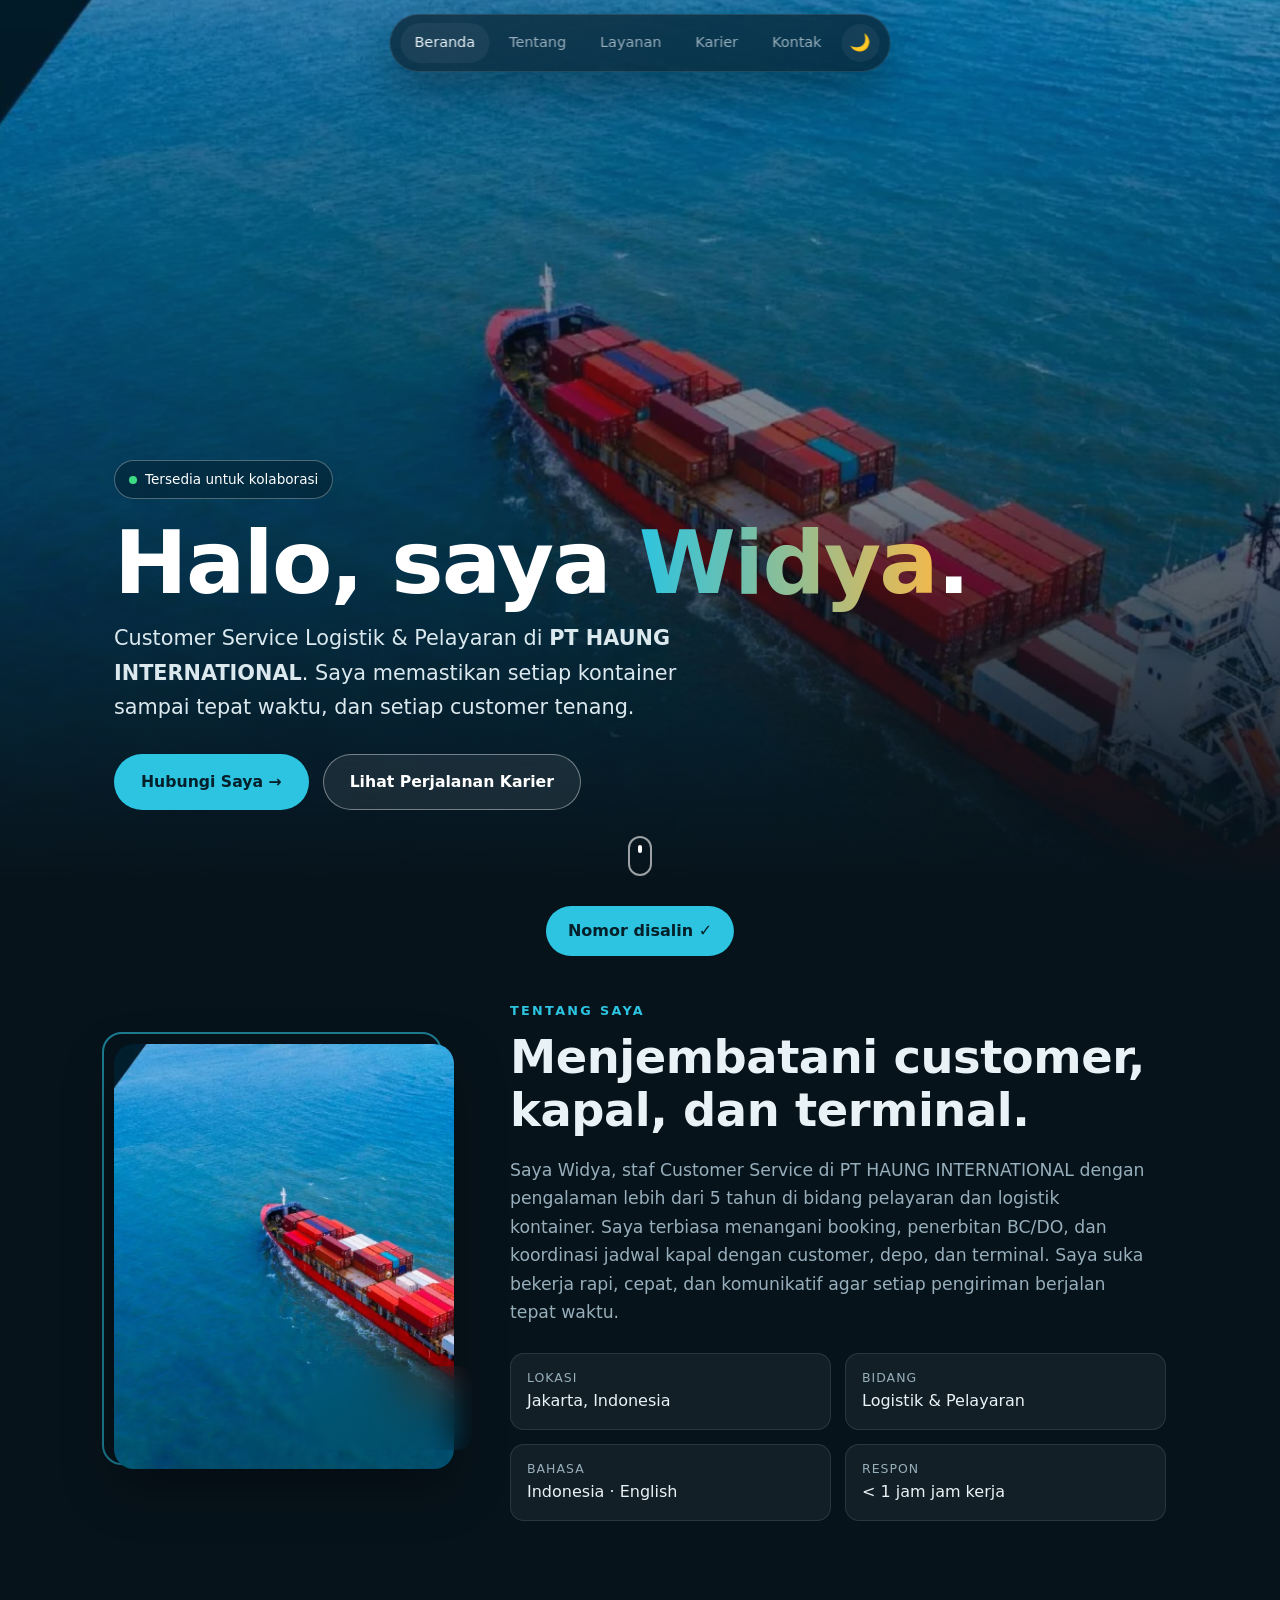
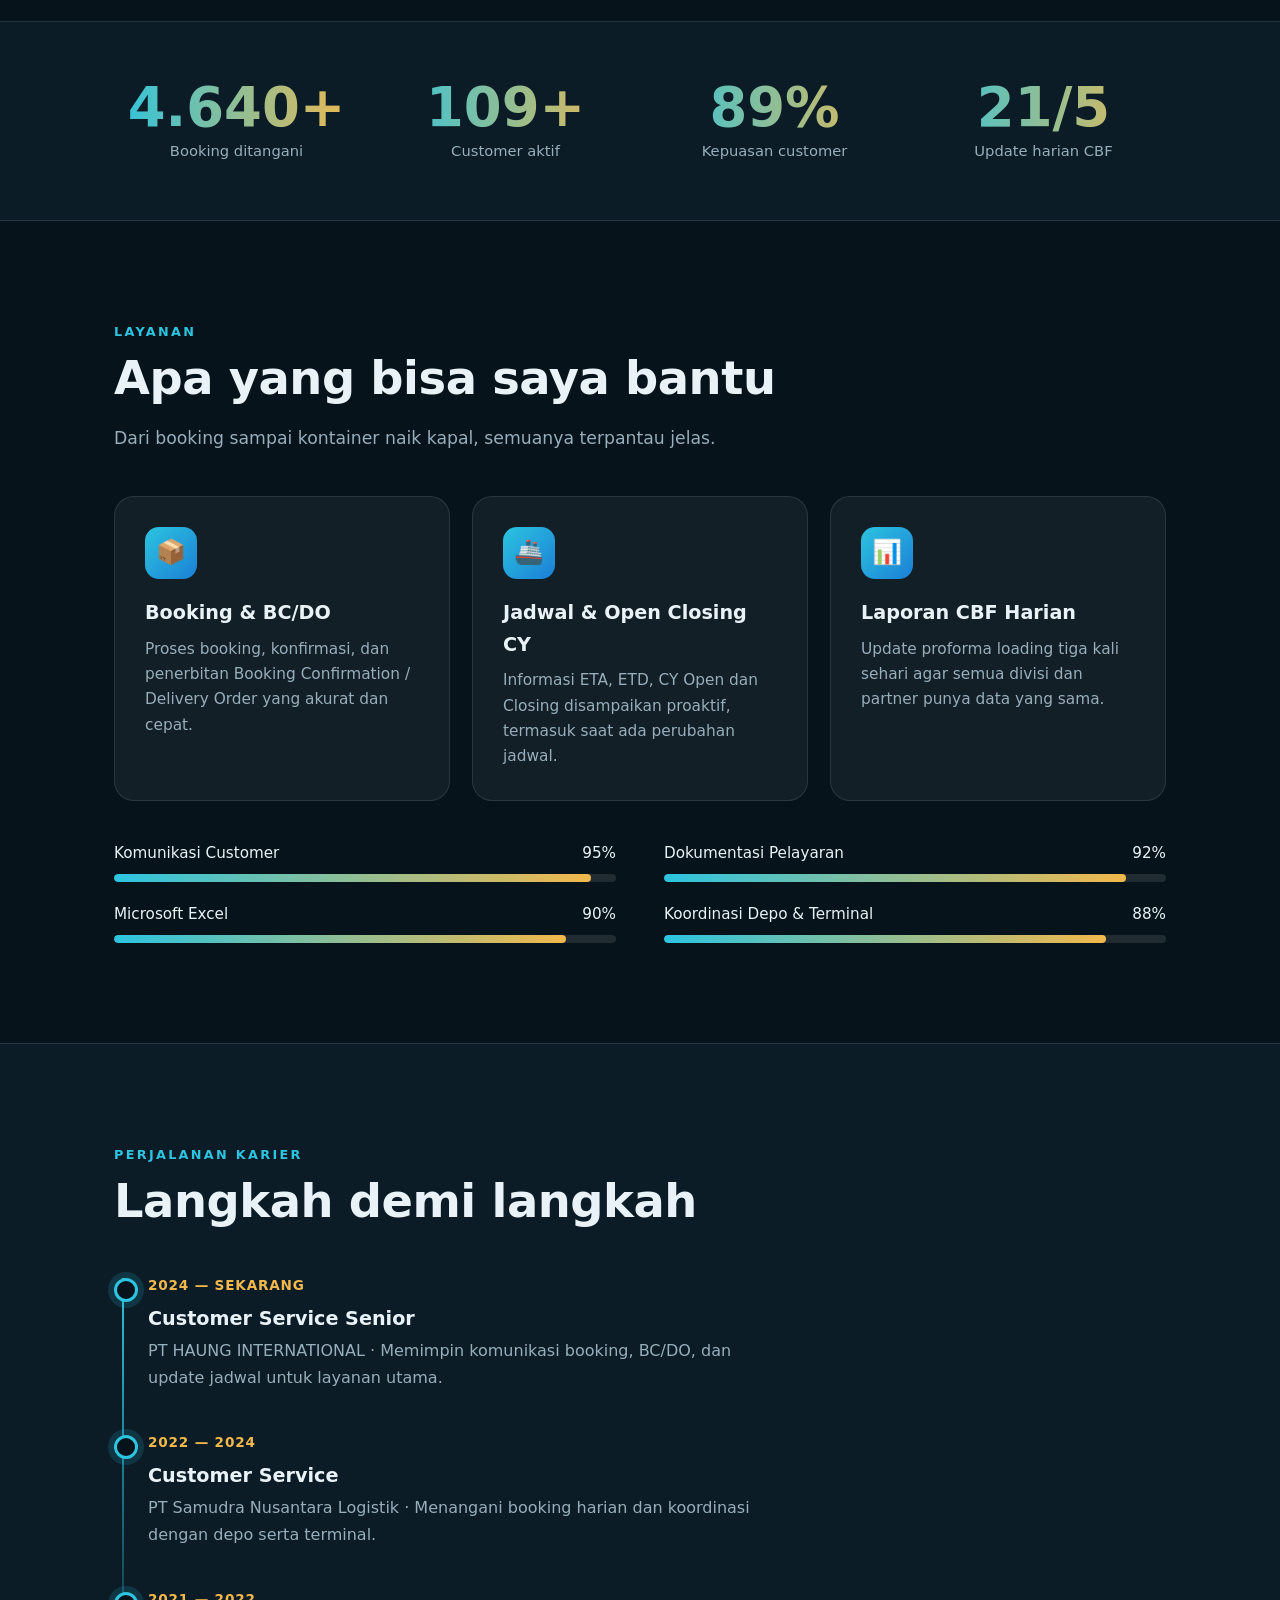
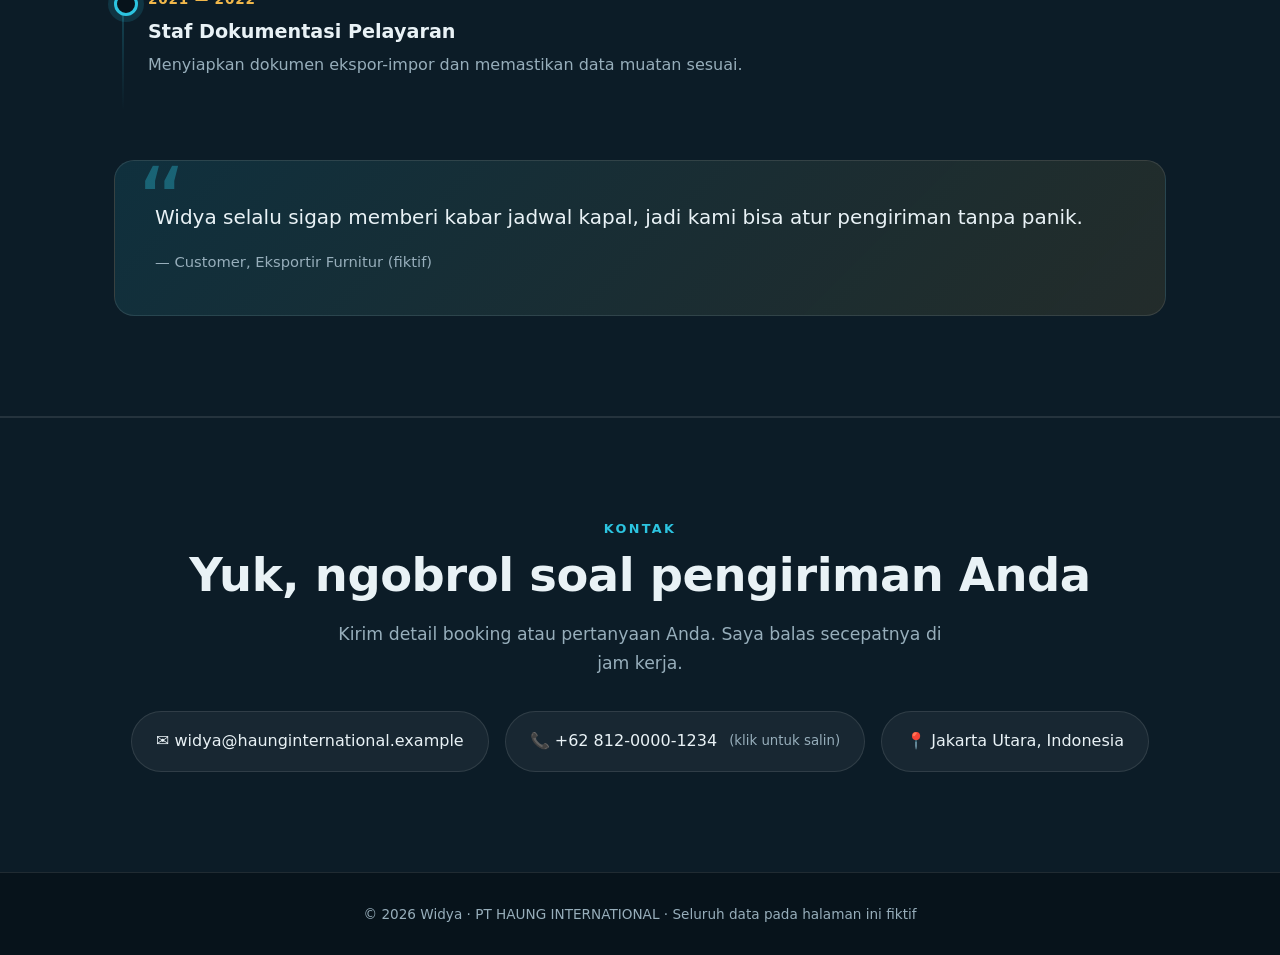
<file: index.html>
<!DOCTYPE html>
<html lang="id" data-theme="dark">
<head>
<meta charset="UTF-8">
<meta name="viewport" content="width=device-width, initial-scale=1">
<title>Widya — Customer Service | PT HAUNG INTERNATIONAL</title>
<meta name="description" content="Profil Widya, Customer Service Logistik &amp; Pelayaran di PT HAUNG INTERNATIONAL.">
<link rel="icon" type="image/svg+xml" href="assets/favicon.svg">
<meta property="og:type" content="website">
<meta property="og:title" content="Widya — Customer Service | PT HAUNG INTERNATIONAL">
<meta property="og:description" content="Profil Widya, Customer Service Logistik &amp; Pelayaran.">
<meta property="og:image" content="assets/foto.webp">
<meta name="theme-color" content="#07131b">
<link rel="stylesheet" href="css/style.css">
</head>
<body>
<div class="progress" id="progress"></div>

<nav aria-label="Navigasi utama">
  <a class="link active" href="#home">Beranda</a>
  <a class="link" href="#tentang">Tentang</a>
  <a class="link hide-s" href="#layanan">Layanan</a>
  <a class="link hide-s" href="#perjalanan">Karier</a>
  <a class="link" href="#kontak">Kontak</a>
  <button class="toggle" id="theme" aria-label="Ganti mode terang/gelap">🌙</button>
</nav>

<header class="hero" id="home">
  <div class="hero-bg" id="heroBg" role="img" aria-label="Kapal kontainer merah berlayar di laut biru"></div>
  <div class="hero-in"><div class="wrap">
    <span class="badge"><i class="dot"></i> Tersedia untuk kolaborasi</span>
    <h1>Halo, saya <span>Widya</span>.</h1>
    <p class="sub">Customer Service Logistik &amp; Pelayaran di <b>PT HAUNG INTERNATIONAL</b>. Saya memastikan setiap kontainer sampai tepat waktu, dan setiap customer tenang.</p>
    <div class="cta">
      <a class="btn primary" href="#kontak">Hubungi Saya →</a>
      <a class="btn ghost" href="#perjalanan">Lihat Perjalanan Karier</a>
    </div>
  </div></div>
  <div class="scroll" aria-hidden="true"></div>
</header>

<main>
<section id="tentang"><div class="wrap about">
  <div class="photo reveal">
    <img src="assets/foto.webp" alt="Foto Widya">
    <div class="chip-float"><b>5+ tahun</b>di dunia pelayaran</div>
  </div>
  <div class="reveal">
    <div class="eyebrow">Tentang Saya</div>
    <h2>Menjembatani customer, kapal, dan terminal.</h2>
    <p class="lead">Saya Widya, staf Customer Service di PT HAUNG INTERNATIONAL dengan pengalaman lebih dari 5 tahun di bidang pelayaran dan logistik kontainer. Saya terbiasa menangani booking, penerbitan BC/DO, dan koordinasi jadwal kapal dengan customer, depo, dan terminal. Saya suka bekerja rapi, cepat, dan komunikatif agar setiap pengiriman berjalan tepat waktu.</p>
    <div class="facts">
      <div class="fact"><small>Lokasi</small>Jakarta, Indonesia</div>
      <div class="fact"><small>Bidang</small>Logistik &amp; Pelayaran</div>
      <div class="fact"><small>Bahasa</small>Indonesia · English</div>
      <div class="fact"><small>Respon</small>&lt; 1 jam jam kerja</div>
    </div>
  </div>
</div></section>

<div class="stats"><div class="wrap stat-grid">
  <div class="stat reveal"><b data-count="5000" data-suffix="+">0</b><span>Booking ditangani</span></div>
  <div class="stat reveal"><b data-count="120" data-suffix="+">0</b><span>Customer aktif</span></div>
  <div class="stat reveal"><b data-count="98" data-suffix="%">0</b><span>Kepuasan customer</span></div>
  <div class="stat reveal"><b data-count="24" data-suffix="/5">0</b><span>Update harian CBF</span></div>
</div></div>

<section id="layanan"><div class="wrap">
  <div class="reveal"><div class="eyebrow">Layanan</div>
  <h2>Apa yang bisa saya bantu</h2>
  <p class="lead">Dari booking sampai kontainer naik kapal, semuanya terpantau jelas.</p></div>
  <div class="grid3">
    <article class="card reveal"><div class="ico">📦</div><h3>Booking &amp; BC/DO</h3><p>Proses booking, konfirmasi, dan penerbitan Booking Confirmation / Delivery Order yang akurat dan cepat.</p></article>
    <article class="card reveal"><div class="ico">🚢</div><h3>Jadwal &amp; Open Closing CY</h3><p>Informasi ETA, ETD, CY Open dan Closing disampaikan proaktif, termasuk saat ada perubahan jadwal.</p></article>
    <article class="card reveal"><div class="ico">📊</div><h3>Laporan CBF Harian</h3><p>Update proforma loading tiga kali sehari agar semua divisi dan partner punya data yang sama.</p></article>
  </div>
  <div class="skills reveal" id="skills">
    <div><div class="skill-top"><span>Komunikasi Customer</span><span>95%</span></div><div class="bar"><i data-w="95"></i></div></div>
    <div><div class="skill-top"><span>Dokumentasi Pelayaran</span><span>92%</span></div><div class="bar"><i data-w="92"></i></div></div>
    <div><div class="skill-top"><span>Microsoft Excel</span><span>90%</span></div><div class="bar"><i data-w="90"></i></div></div>
    <div><div class="skill-top"><span>Koordinasi Depo &amp; Terminal</span><span>88%</span></div><div class="bar"><i data-w="88"></i></div></div>
  </div>
</div></section>

<section id="perjalanan" style="background:var(--bg2);border-block:1px solid var(--line)"><div class="wrap">
  <div class="reveal"><div class="eyebrow">Perjalanan Karier</div><h2>Langkah demi langkah</h2></div>
  <div class="timeline">
    <div class="t-item reveal"><time>2024 — SEKARANG</time><h3>Customer Service Senior</h3><p>PT HAUNG INTERNATIONAL · Memimpin komunikasi booking, BC/DO, dan update jadwal untuk layanan utama.</p></div>
    <div class="t-item reveal"><time>2022 — 2024</time><h3>Customer Service</h3><p>PT Samudra Nusantara Logistik · Menangani booking harian dan koordinasi dengan depo serta terminal.</p></div>
    <div class="t-item reveal"><time>2021 — 2022</time><h3>Staf Dokumentasi Pelayaran</h3><p>Menyiapkan dokumen ekspor-impor dan memastikan data muatan sesuai.</p></div>
  </div>
  <blockquote class="quote reveal">Widya selalu sigap memberi kabar jadwal kapal, jadi kami bisa atur pengiriman tanpa panik.
    <footer>— Customer, Eksportir Furnitur (fiktif)</footer></blockquote>
</div></section>

<section class="contact" id="kontak"><div class="wrap reveal">
  <div class="eyebrow">Kontak</div>
  <h2>Yuk, ngobrol soal pengiriman Anda</h2>
  <p class="lead">Kirim detail booking atau pertanyaan Anda. Saya balas secepatnya di jam kerja.</p>
  <div class="contact-cards">
    <a class="c-card" href="mailto:widya@haunginternational.example">✉️ widya@haunginternational.example</a>
    <button class="c-card" id="copyTel" data-copy="+62 812-0000-1234" style="font:inherit;color:inherit;cursor:pointer">📞 +62 812-0000-1234 <small style="color:var(--muted)">(klik untuk salin)</small></button>
    <span class="c-card">📍 Jakarta Utara, Indonesia</span>
  </div>
</div></section>
</main>
<div class="mini">© 2026 Widya · PT HAUNG INTERNATIONAL · Seluruh data pada halaman ini fiktif</div>
<div class="toast" id="toast">Nomor disalin ✓</div>

<script src="js/main.js" defer></script>
</body>
</html>
</file>
<file: css/style.css>
:root{
  --bg:#07131b; --bg2:#0c1c27; --card:rgba(255,255,255,.05); --line:rgba(255,255,255,.1);
  --text:#e9f2f6; --muted:#97aebb; --accent:#2cc4e0; --accent2:#f2b84b; --glass:rgba(7,19,27,.6);
  --shadow:0 20px 50px rgba(0,0,0,.35); --r:20px;
}
[data-theme="light"]{
  --bg:#f5f9fb; --bg2:#ffffff; --card:#ffffff; --line:rgba(11,31,42,.1);
  --text:#0b1f2a; --muted:#53697a; --accent:#0b86a3; --accent2:#c98a12; --glass:rgba(255,255,255,.7);
  --shadow:0 20px 50px rgba(11,31,42,.12);
}
*{box-sizing:border-box;margin:0;padding:0}
html{scroll-behavior:smooth;scroll-padding-top:80px}
body{font-family:"Segoe UI",Inter,system-ui,sans-serif;background:var(--bg);color:var(--text);line-height:1.65;transition:background .4s,color .4s;overflow-x:hidden}
a{color:inherit;text-decoration:none}
:focus-visible{outline:3px solid var(--accent2);outline-offset:3px;border-radius:6px}
.wrap{max-width:1100px;margin:0 auto;padding:0 24px}
.progress{position:fixed;top:0;left:0;height:3px;width:0;background:linear-gradient(90deg,var(--accent),var(--accent2));z-index:100}

/* NAV */
nav{position:fixed;top:14px;left:50%;transform:translateX(-50%);z-index:50;display:flex;align-items:center;gap:6px;padding:8px 10px;background:var(--glass);backdrop-filter:blur(16px);-webkit-backdrop-filter:blur(16px);border:1px solid var(--line);border-radius:999px;box-shadow:var(--shadow);max-width:calc(100% - 24px)}
nav a.link{padding:8px 14px;border-radius:999px;font-size:.9rem;color:var(--muted);transition:.25s;white-space:nowrap}
nav a.link:hover,nav a.link.active{color:var(--text);background:var(--card)}
.toggle{border:0;background:var(--card);color:var(--text);width:38px;height:38px;border-radius:50%;cursor:pointer;font-size:1.05rem;transition:.25s}
.toggle:hover{transform:rotate(20deg) scale(1.08)}

/* HERO */
.hero{position:relative;min-height:100vh;display:flex;align-items:flex-end;overflow:hidden}
.hero-bg{position:absolute;inset:-5%;background:url("../assets/foto.webp") center/cover no-repeat;transform:scale(1.08);will-change:transform;animation:drift 24s ease-in-out infinite alternate}
@keyframes drift{to{transform:scale(1.16) translate(-1.5%,1%)}}
.hero::after{content:"";position:absolute;inset:0;background:linear-gradient(to top,var(--bg) 2%,rgba(7,19,27,.55) 45%,rgba(7,19,27,.25))}
[data-theme="light"] .hero::after{background:linear-gradient(to top,var(--bg) 2%,rgba(11,31,42,.45) 45%,rgba(11,31,42,.2))}
.hero-in{position:relative;z-index:2;padding:0 24px 90px;width:100%}
.badge{display:inline-flex;align-items:center;gap:8px;padding:7px 14px;border:1px solid rgba(255,255,255,.3);border-radius:999px;font-size:.85rem;color:#fff;background:rgba(0,0,0,.25);backdrop-filter:blur(8px)}
.dot{width:8px;height:8px;border-radius:50%;background:#3ddc84;box-shadow:0 0 0 0 #3ddc84;animation:pulse 2s infinite}
@keyframes pulse{70%{box-shadow:0 0 0 10px transparent}100%{box-shadow:0 0 0 0 transparent}}
.hero h1{font-size:clamp(2.6rem,7vw,5.5rem);line-height:1.05;margin:18px 0 12px;color:#fff;letter-spacing:-.02em}
.hero h1 span{background:linear-gradient(90deg,var(--accent),var(--accent2));-webkit-background-clip:text;background-clip:text;color:transparent}
.hero p.sub{font-size:clamp(1.05rem,2vw,1.3rem);color:#dbe9ef;max-width:620px}
.cta{display:flex;flex-wrap:wrap;gap:14px;margin-top:30px}
.btn{display:inline-flex;align-items:center;gap:10px;padding:14px 26px;border-radius:999px;font-weight:600;font-size:.98rem;transition:.3s;border:1px solid transparent;cursor:pointer}
.btn.primary{background:var(--accent);color:#04202a}
.btn.primary:hover{transform:translateY(-3px);box-shadow:0 12px 30px rgba(44,196,224,.4)}
.btn.ghost{color:#fff;border-color:rgba(255,255,255,.4);background:rgba(255,255,255,.08);backdrop-filter:blur(8px)}
.btn.ghost:hover{background:rgba(255,255,255,.2);transform:translateY(-3px)}
.scroll{position:absolute;bottom:24px;left:50%;z-index:3;width:24px;height:40px;border:2px solid rgba(255,255,255,.6);border-radius:14px;transform:translateX(-50%)}
.scroll::after{content:"";position:absolute;top:7px;left:50%;width:4px;height:8px;margin-left:-2px;background:#fff;border-radius:2px;animation:wheel 1.8s infinite}
@keyframes wheel{to{transform:translateY(14px);opacity:0}}

/* SECTIONS */
section{padding:100px 0}
.eyebrow{color:var(--accent);font-weight:700;letter-spacing:.18em;font-size:.8rem;text-transform:uppercase}
h2{font-size:clamp(1.9rem,4vw,2.9rem);line-height:1.15;margin:10px 0 18px;letter-spacing:-.01em}
.lead{color:var(--muted);max-width:640px;font-size:1.08rem}
.reveal{opacity:0;transform:translateY(34px);transition:opacity .8s ease,transform .8s ease}
.reveal.in{opacity:1;transform:none}

/* ABOUT */
.about{display:grid;grid-template-columns:340px 1fr;gap:56px;align-items:center}
.photo{position:relative}
.photo img{width:100%;aspect-ratio:4/5;object-fit:cover;object-position:35% 50%;border-radius:var(--r);box-shadow:var(--shadow)}
.photo::before{content:"";position:absolute;inset:-12px 12px 12px -12px;border:2px solid var(--accent);border-radius:var(--r);z-index:-1;opacity:.6}
.chip-float{position:absolute;right:-18px;bottom:28px;background:var(--glass);backdrop-filter:blur(14px);border:1px solid var(--line);padding:12px 16px;border-radius:14px;box-shadow:var(--shadow);font-size:.88rem}
.chip-float b{display:block;color:var(--accent2);font-size:1.3rem}
.facts{display:grid;grid-template-columns:1fr 1fr;gap:14px;margin-top:26px}
.fact{padding:14px 16px;border:1px solid var(--line);border-radius:14px;background:var(--card)}
.fact small{color:var(--muted);display:block;font-size:.78rem;text-transform:uppercase;letter-spacing:.08em}

/* STATS */
.stats{background:var(--bg2);border-block:1px solid var(--line);padding:56px 0}
.stat-grid{display:grid;grid-template-columns:repeat(4,1fr);gap:24px;text-align:center}
.stat b{display:block;font-size:clamp(2.2rem,5vw,3.4rem);background:linear-gradient(90deg,var(--accent),var(--accent2));-webkit-background-clip:text;background-clip:text;color:transparent;line-height:1.1}
.stat span{color:var(--muted);font-size:.92rem}

/* SERVICES */
.grid3{display:grid;grid-template-columns:repeat(3,1fr);gap:22px;margin-top:44px}
.card{position:relative;padding:30px;border:1px solid var(--line);border-radius:var(--r);background:var(--card);transition:.35s;overflow:hidden}
.card::before{content:"";position:absolute;inset:0;background:radial-gradient(400px circle at var(--mx,50%) var(--my,0),rgba(44,196,224,.18),transparent 45%);opacity:0;transition:.3s}
.card:hover{transform:translateY(-6px);border-color:var(--accent);box-shadow:var(--shadow)}
.card:hover::before{opacity:1}
.ico{width:52px;height:52px;display:grid;place-items:center;border-radius:14px;background:linear-gradient(135deg,var(--accent),#1b7fd6);font-size:1.5rem;margin-bottom:18px;position:relative}
.card h3{font-size:1.2rem;margin-bottom:8px;position:relative}
.card p{color:var(--muted);font-size:.96rem;position:relative}

/* SKILLS */
.skills{margin-top:40px;display:grid;grid-template-columns:1fr 1fr;gap:20px 48px}
.skill-top{display:flex;justify-content:space-between;font-size:.95rem;margin-bottom:8px}
.bar{height:8px;border-radius:99px;background:var(--line);overflow:hidden}
.bar i{display:block;height:100%;width:0;border-radius:99px;background:linear-gradient(90deg,var(--accent),var(--accent2));transition:width 1.4s cubic-bezier(.2,.8,.2,1)}

/* TIMELINE */
.timeline{position:relative;margin-top:44px;padding-left:34px}
.timeline::before{content:"";position:absolute;left:8px;top:6px;bottom:6px;width:2px;background:linear-gradient(var(--accent),transparent)}
.t-item{position:relative;padding:0 0 38px}
.t-item::before{content:"";position:absolute;left:-34px;top:6px;width:18px;height:18px;border-radius:50%;background:var(--bg);border:3px solid var(--accent);box-shadow:0 0 0 6px rgba(44,196,224,.15)}
.t-item time{color:var(--accent2);font-weight:700;font-size:.85rem;letter-spacing:.06em}
.t-item h3{font-size:1.2rem;margin:4px 0}
.t-item p{color:var(--muted);max-width:640px}

/* TESTI */
.quote{margin-top:44px;padding:40px;border-radius:var(--r);background:linear-gradient(135deg,rgba(44,196,224,.12),rgba(242,184,75,.1));border:1px solid var(--line);font-size:1.25rem;position:relative}
.quote::before{content:"“";position:absolute;top:-6px;left:22px;font-size:6rem;color:var(--accent);opacity:.35;line-height:1}
.quote footer{margin-top:16px;font-size:.92rem;color:var(--muted)}

/* CONTACT */
.contact{text-align:center;background:var(--bg2);border-top:1px solid var(--line)}
.contact .lead{margin-inline:auto}
.contact-cards{display:flex;flex-wrap:wrap;justify-content:center;gap:16px;margin-top:34px}
.c-card{display:flex;align-items:center;gap:12px;padding:16px 24px;border:1px solid var(--line);border-radius:999px;background:var(--card);transition:.3s}
.c-card:hover{border-color:var(--accent);transform:translateY(-4px)}
.c-card.copied{border-color:#3ddc84}
.mini{padding:30px 0;text-align:center;color:var(--muted);font-size:.85rem;border-top:1px solid var(--line)}
.toast{position:fixed;bottom:24px;left:50%;transform:translate(-50%,80px);background:var(--accent);color:#04202a;padding:12px 22px;border-radius:999px;font-weight:600;transition:.4s;z-index:99}
.toast.show{transform:translate(-50%,0)}

@media (max-width:860px){
  .about{grid-template-columns:1fr;gap:40px}
  .photo{max-width:320px;margin:0 auto}
  .grid3{grid-template-columns:1fr}
  .stat-grid{grid-template-columns:1fr 1fr}
  .skills{grid-template-columns:1fr}
  nav a.link{padding:8px 9px;font-size:.82rem}
  section{padding:72px 0}
  .chip-float{right:-4px}
}
@media (max-width:520px){ nav a.hide-s{display:none} }
@media (prefers-reduced-motion:reduce){
  *{animation:none!important;transition:none!important}
  .reveal{opacity:1;transform:none}
  html{scroll-behavior:auto}
}
</file>
